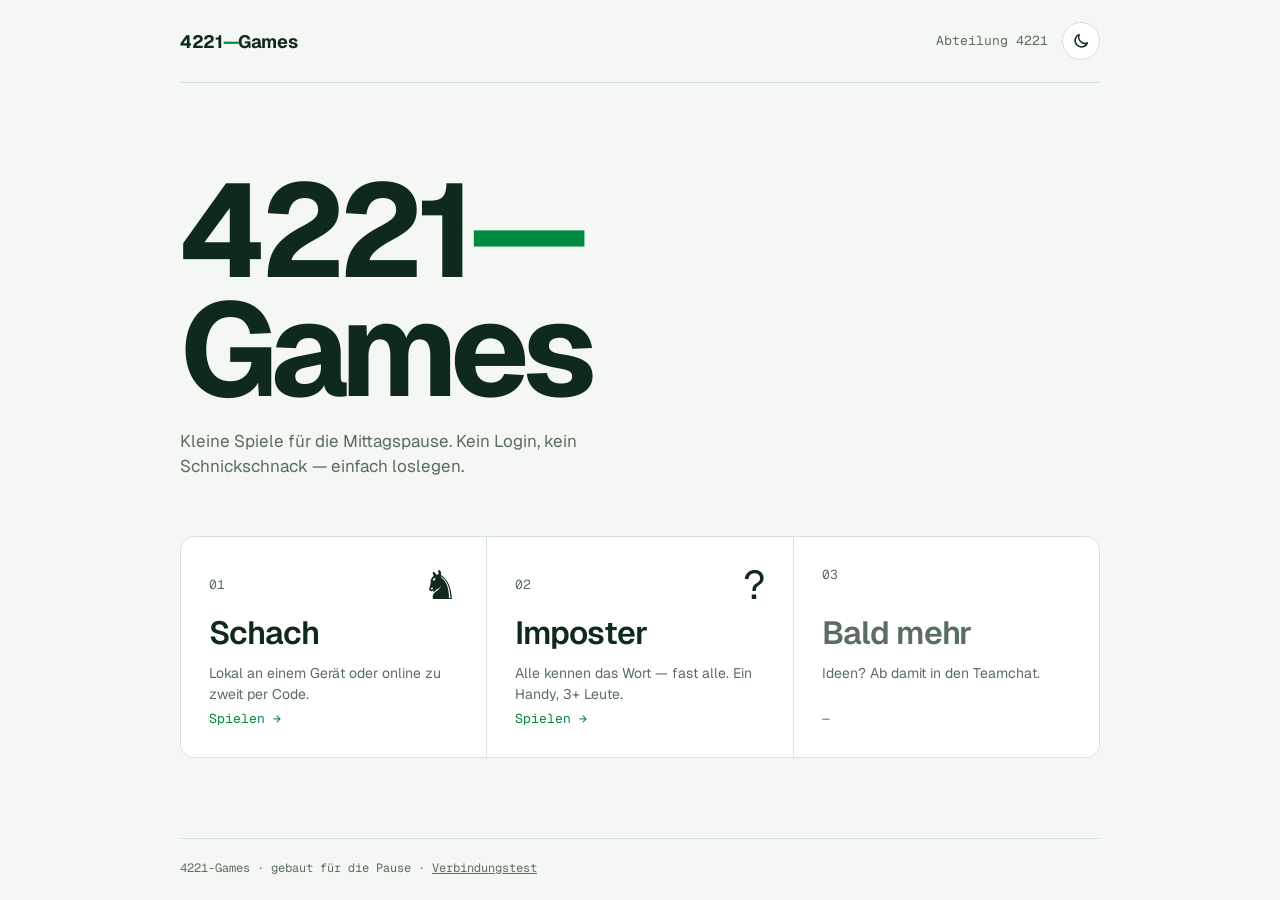
<file: index.html>
<!doctype html>
<html lang="de">
<head>
  <meta charset="utf-8">
  <meta name="viewport" content="width=device-width, initial-scale=1">
  <title>4221-Games</title>
  <meta name="theme-color" content="#008a3e">
  <link rel="icon" href="data:image/svg+xml,<svg xmlns='http://www.w3.org/2000/svg' viewBox='0 0 100 100'><rect width='100' height='100' rx='22' fill='%23008a3e'/><text x='50' y='66' font-size='46' font-family='sans-serif' font-weight='700' fill='%23ffffff' text-anchor='middle'>42</text></svg>">
  <link rel="preconnect" href="https://fonts.googleapis.com">
  <link rel="preconnect" href="https://fonts.gstatic.com" crossorigin>
  <link href="https://fonts.googleapis.com/css2?family=Geist:wght@400;500;600;700&family=Geist+Mono:wght@400;600&display=swap" rel="stylesheet">
  <link rel="stylesheet" href="css/style.css">
  <script src="js/theme.js"></script>
</head>
<body>
  <div class="wrap">
    <header class="top">
      <a class="brand" href="./">4221<span>—</span>Games</a>
      <div class="top-right"><span class="crumb">Abteilung 4221</span><button class="theme-btn" data-theme-toggle type="button" aria-label="Farbmodus wechseln"></button></div>
    </header>

    <main>
      <section class="hero">
        <h1>4221<em>—</em><br>Games</h1>
        <p>Kleine Spiele für die Mittagspause. Kein Login, kein Schnickschnack — einfach loslegen.</p>
      </section>

      <section class="games">
        <a class="game-card" href="schach.html">
          <div class="row" style="justify-content:space-between"><span class="idx">01</span><span class="glyph">♞&#xFE0E;</span></div>
          <div>
            <h2>Schach</h2>
            <p>Lokal an einem Gerät oder online zu zweit per Code.</p>
          </div>
          <span class="go">Spielen →</span>
        </a>
        <a class="game-card" href="imposter.html">
          <div class="row" style="justify-content:space-between"><span class="idx">02</span><span class="glyph">?</span></div>
          <div>
            <h2>Imposter</h2>
            <p>Alle kennen das Wort — fast alle. Ein Handy, 3+ Leute.</p>
          </div>
          <span class="go">Spielen →</span>
        </a>
        <div class="game-card soon">
          <div class="row"><span class="idx">03</span></div>
          <div>
            <h2>Bald mehr</h2>
            <p>Ideen? Ab damit in den Teamchat.</p>
          </div>
          <span class="go">—</span>
        </div>
      </section>
    </main>

    <footer class="foot">4221-Games · gebaut für die Pause · <a href="test.html" style="text-decoration:underline">Verbindungstest</a></footer>
  </div>
</body>
</html>
</file>
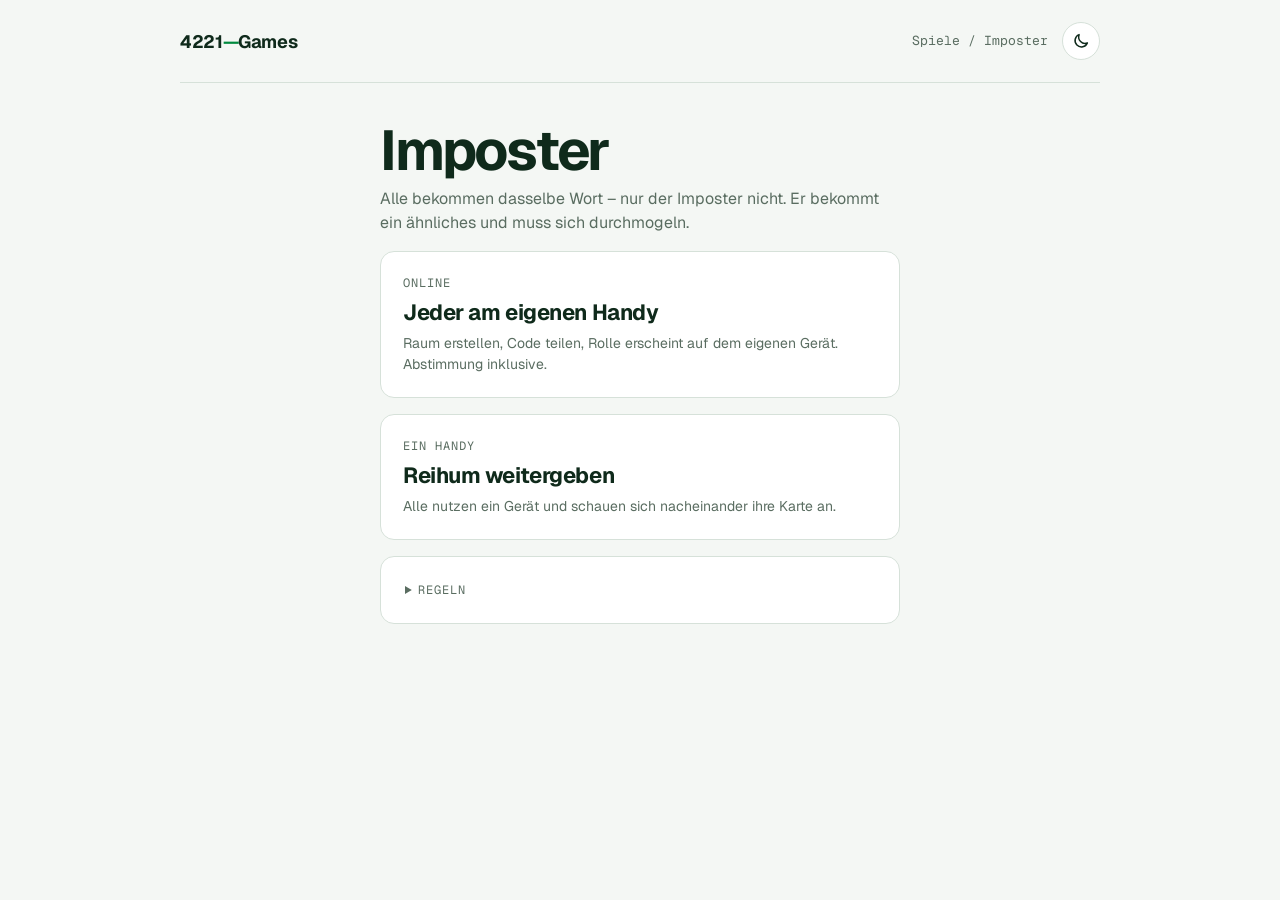
<file: imposter.html>
<!doctype html>
<html lang="de">
<head>
  <meta charset="utf-8">
  <meta name="viewport" content="width=device-width, initial-scale=1">
  <title>Imposter · 4221-Games</title>
  <meta name="theme-color" content="#008a3e">
  <link rel="icon" href="data:image/svg+xml,<svg xmlns='http://www.w3.org/2000/svg' viewBox='0 0 100 100'><rect width='100' height='100' rx='22' fill='%23008a3e'/><text x='50' y='66' font-size='46' font-family='sans-serif' font-weight='700' fill='%23ffffff' text-anchor='middle'>42</text></svg>">
  <link rel="preconnect" href="https://fonts.googleapis.com">
  <link rel="preconnect" href="https://fonts.gstatic.com" crossorigin>
  <link href="https://fonts.googleapis.com/css2?family=Geist:wght@400;500;600;700&family=Geist+Mono:wght@400;600&display=swap" rel="stylesheet">
  <link rel="stylesheet" href="css/style.css">
  <script src="js/theme.js"></script>
</head>
<body>
  <div class="wrap">
    <header class="top">
      <a class="brand" href="./">4221<span>—</span>Games</a>
      <div class="top-right"><span class="crumb"><a href="./">Spiele</a> / Imposter</span><button class="theme-btn" data-theme-toggle type="button" aria-label="Farbmodus wechseln"></button></div>
    </header>

    <main class="narrow">
      <!-- Raumleiste (nur online sichtbar) -->
      <div class="room-bar hidden" id="oBar">
        <span class="label">Raum <code id="oBarCode">-----</code></span>
        <button class="btn ghost" id="oLeave" style="padding:8px 14px">Verlassen</button>
      </div>

      <!-- ═════════ Modusauswahl ═════════ -->
      <section id="modeSel" data-view class="stack" style="gap:16px">
        <div>
          <h1 class="title">Imposter</h1>
          <p class="sub" style="margin:0">Alle bekommen dasselbe Wort – nur der Imposter nicht. Er bekommt ein ähnliches und muss sich durchmogeln.</p>
        </div>
        <button class="mode-card" id="modeOnline">
          <span class="label">Online</span>
          <b>Jeder am eigenen Handy</b>
          <span>Raum erstellen, Code teilen, Rolle erscheint auf dem eigenen Gerät. Abstimmung inklusive.</span>
        </button>
        <button class="mode-card" id="modeLocal">
          <span class="label">Ein Handy</span>
          <b>Reihum weitergeben</b>
          <span>Alle nutzen ein Gerät und schauen sich nacheinander ihre Karte an.</span>
        </button>
        <p class="note hidden" id="oNoOnline">Der Online-Modus ist noch nicht eingerichtet. Trag die Supabase-Daten in <code>js/config.js</code> ein (siehe README).</p>
        <details class="panel">
          <summary class="label" style="cursor:pointer">Regeln</summary>
          <ol style="color:var(--muted);padding-left:18px;margin:14px 0 0">
            <li>Jede:r schaut sich geheim die eigene Karte an.</li>
            <li>Reihum sagt jede:r ein Wort, das zum eigenen Begriff passt – nicht zu offensichtlich, sonst errät der Imposter es.</li>
            <li>Nach ein oder zwei Runden wird abgestimmt, wer der Imposter ist.</li>
            <li><b style="color:var(--text)">Der Imposter gewinnt</b>, wenn er nicht enttarnt wird – oder wenn er das echte Wort errät und laut ausspricht.</li>
          </ol>
        </details>
      </section>

      <!-- ═════════ LOKAL: Einstellungen ═════════ -->
      <section id="setup" data-view class="hidden stack" style="gap:20px">
        <div>
          <button class="btn ghost" id="setupBack" style="padding:8px 14px;margin-bottom:16px">← Zurück</button>
          <h1 class="title">Ein Handy</h1>
          <p class="sub" style="margin:0">Namen eintragen, einstellen, Handy reihum geben.</p>
        </div>

        <div class="panel stack">
          <span class="label">Spieler</span>
          <div id="players" class="stack" style="gap:8px"></div>
          <button class="btn ghost" id="addPlayer">+ Spieler hinzufügen</button>
        </div>

        <div class="panel stack">
          <div class="stepper">
            <div>
              <span class="label">Imposter</span>
              <div style="font-size:13px;color:var(--muted)" id="impHint"></div>
            </div>
            <div class="row" style="gap:14px">
              <button id="impMinus" aria-label="weniger">−</button>
              <span class="val" id="impVal">1</span>
              <button id="impPlus" aria-label="mehr">+</button>
            </div>
          </div>
        </div>

        <div class="panel stack">
          <span class="label">Kategorien</span>
          <div class="chips" id="cats"></div>
        </div>

        <div class="panel stack">
          <label class="switch">
            <span>Imposter bekommt ein ähnliches Wort<br><small style="color:var(--muted)">Aus = Imposter weiß nur, dass er Imposter ist</small></span>
            <input type="checkbox" id="hintToggle" checked>
          </label>
          <label class="switch">
            <span>Kategorie für alle anzeigen</span>
            <input type="checkbox" id="catToggle" checked>
          </label>
        </div>

        <button class="btn primary block" id="start" style="padding:18px">Runde starten</button>
      </section>

      <!-- LOKAL: Karten verteilen -->
      <section id="deal" data-view class="hidden">
        <div class="pass">
          <span class="label" id="dealStep">Spieler 1 / 4</span>
          <div class="who" id="dealName">Name</div>
          <button class="card" id="card" aria-label="Karte umdrehen">
            <div class="card-inner">
              <div class="face front">
                <div class="big">?</div>
                <div class="hint">Antippen zum Aufdecken.<br>Niemand sonst darf hinschauen.</div>
              </div>
              <div class="face back" id="cardBack">
                <div class="role" id="cardRole">Zivilist</div>
                <div class="word" id="cardWord">Wort</div>
                <div class="hint" id="cardHint"></div>
              </div>
            </div>
          </button>
          <button class="btn primary block" id="next" disabled>Verdecken & weitergeben</button>
        </div>
      </section>

      <!-- LOKAL: Diskussion -->
      <section id="talk" data-view class="hidden stack" style="gap:20px;text-align:center">
        <span class="label">Alle Karten verteilt</span>
        <h1 class="title" id="starter">Anna beginnt</h1>
        <p class="sub" id="talkCat" style="margin:0"></p>
        <div class="panel stack">
          <div class="timer" id="timer">3:00</div>
          <div class="row" style="justify-content:center">
            <button class="btn" id="timerBtn">Timer starten</button>
            <button class="btn ghost" id="timerReset">Zurücksetzen</button>
          </div>
        </div>
        <button class="btn primary block" id="reveal" style="padding:18px">Auflösen</button>
      </section>

      <!-- LOKAL: Auflösung -->
      <section id="result" data-view class="hidden stack" style="gap:20px">
        <div style="text-align:center">
          <span class="label">Das Wort war</span>
          <h1 class="title" id="resWord" style="margin-top:8px">Wort</h1>
          <p class="sub" id="resImpWord" style="margin:0"></p>
        </div>
        <div class="reveal-list" id="resList"></div>
        <div class="stack">
          <span class="label" style="text-align:center">Wer hat gewonnen?</span>
          <div class="row" style="justify-content:center">
            <button class="btn" id="winCiv">Zivilisten</button>
            <button class="btn" id="winImp">Imposter</button>
          </div>
        </div>
        <div class="panel score">
          <div><b id="scoreCiv">0</b><span class="label">Zivilisten</span></div>
          <div><b id="scoreImp">0</b><span class="label">Imposter</span></div>
        </div>
        <button class="btn primary block" id="again" style="padding:18px">Nächste Runde</button>
        <button class="btn ghost block" id="toSetup">Einstellungen</button>
      </section>

      <!-- ═════════ ONLINE: Start ═════════ -->
      <section id="onStart" data-view class="hidden stack" style="gap:20px">
        <div>
          <button class="btn ghost" id="oBack" style="padding:8px 14px;margin-bottom:16px">← Zurück</button>
          <h1 class="title">Online</h1>
          <p class="sub" style="margin:0">Jede:r spielt am eigenen Handy. Ihr sitzt trotzdem zusammen und redet laut.</p>
        </div>
        <div class="panel stack">
          <label class="label" for="oName">Dein Name</label>
          <input type="text" id="oName" maxlength="20" placeholder="z. B. Anna" autocomplete="nickname">
        </div>
        <button class="btn primary block" id="oCreate" style="padding:18px">Neuen Raum erstellen</button>
        <div class="divider">oder beitreten</div>
        <div class="panel stack">
          <label class="label" for="oCode">Raum-Code</label>
          <input type="text" id="oCode" class="code-input" maxlength="5" placeholder="CODE" autocomplete="off">
          <button class="btn" id="oJoin">Beitreten</button>
        </div>
      </section>

      <!-- ONLINE: Lobby -->
      <section id="onLobby" data-view class="hidden stack" style="gap:20px">
        <div class="panel stack" style="text-align:center">
          <span class="label">Code zum Beitreten</span>
          <div class="big-code" id="lCode">-----</div>
          <button class="btn ghost" id="lCopy">Einladungslink kopieren</button>
        </div>

        <div class="stack" style="gap:10px">
          <span class="label" id="lCount">0 Spieler</span>
          <div class="reveal-list" id="lPlayers"></div>
        </div>

        <div id="lSettings" class="stack hidden" style="gap:12px">
          <div class="panel stack">
            <div class="stepper">
              <div>
                <span class="label">Imposter</span>
                <div style="font-size:13px;color:var(--muted)" id="lImpHint"></div>
              </div>
              <div class="row" style="gap:14px">
                <button id="lImpMinus" aria-label="weniger">−</button>
                <span class="val" id="lImpVal">1</span>
                <button id="lImpPlus" aria-label="mehr">+</button>
              </div>
            </div>
          </div>
          <div class="panel stack">
            <span class="label">Kategorien</span>
            <div class="chips" id="lCats"></div>
          </div>
          <div class="panel stack">
            <label class="switch">
              <span>Imposter bekommt ein ähnliches Wort</span>
              <input type="checkbox" id="lHint" checked>
            </label>
            <label class="switch">
              <span>Kategorie für alle anzeigen</span>
              <input type="checkbox" id="lShowCat" checked>
            </label>
          </div>
          <button class="btn primary block" id="lStart" style="padding:18px">Runde starten</button>
        </div>

        <div id="lWait" class="panel stack hidden" style="text-align:center">
          <span class="label">Warte auf den Host</span>
          <p style="margin:0;color:var(--muted)" id="lSummary"></p>
        </div>
      </section>

      <!-- ONLINE: Rolle -->
      <section id="onPlay" data-view class="hidden">
        <div class="pass">
          <span class="label" id="pRound">Runde 1</span>
          <div class="who" id="pStarter" style="font-size:clamp(30px,8vw,44px);margin-bottom:6px">Anna beginnt</div>
          <p class="sub" id="pCat" style="margin:0 0 20px"></p>
          <button class="card" id="oCard" aria-label="Karte umdrehen">
            <div class="card-inner">
              <div class="face front">
                <div class="big">?</div>
                <div class="hint">Antippen zum Aufdecken.<br>Nochmal tippen zum Verdecken.</div>
              </div>
              <div class="face back" id="oCardBack">
                <div class="role" id="oCardRole">Zivilist</div>
                <div class="word" id="oCardWord">Wort</div>
                <div class="hint" id="oCardHint"></div>
              </div>
            </div>
          </button>
          <div class="panel hidden" id="pLate" style="margin-bottom:20px">Du bist mitten in der Runde dazugekommen und spielst ab der nächsten Runde mit.</div>
          <div class="stack" id="pHost">
            <button class="btn primary block" id="pVote" style="padding:18px">Abstimmung starten</button>
            <button class="btn ghost block" id="pAbort">Runde abbrechen</button>
          </div>
          <p class="sub" id="pWait" style="margin:0">Redet reihum. Der Host startet die Abstimmung.</p>
        </div>
      </section>

      <!-- ONLINE: Abstimmung -->
      <section id="onVote" data-view class="hidden stack" style="gap:20px">
        <div style="text-align:center">
          <span class="label" id="vCount">0 / 0 abgestimmt</span>
          <h1 class="title" style="margin-top:8px">Wer ist der Imposter?</h1>
          <p class="sub" style="margin:0" id="vSub">Tippe auf eine Person. Du kannst deine Stimme ändern, bis aufgelöst wird.</p>
        </div>
        <div class="vote-grid" id="vList"></div>
        <button class="btn primary block hidden" id="vResolve" style="padding:18px">Jetzt auflösen</button>
      </section>

      <!-- ONLINE: Ergebnis -->
      <section id="onResult" data-view class="hidden stack" style="gap:20px">
        <div style="text-align:center">
          <span class="label" id="rReason">—</span>
          <h1 class="title" id="rWinner" style="margin-top:8px">—</h1>
          <p class="sub" style="margin:0">Das Wort war <b id="rWord" style="color:var(--text)">—</b><span id="rImpWord"></span></p>
        </div>
        <div class="reveal-list" id="rList"></div>
        <div class="panel score">
          <div><b id="rScoreCiv">0</b><span class="label">Zivilisten</span></div>
          <div><b id="rScoreImp">0</b><span class="label">Imposter</span></div>
        </div>
        <div class="stack" id="rHost">
          <button class="btn primary block" id="rNext" style="padding:18px">Nächste Runde</button>
          <button class="btn block" id="rGuessed">Imposter hat das Wort erraten</button>
          <button class="btn ghost block" id="rLobby">Zur Lobby (Einstellungen)</button>
        </div>
        <p class="sub hidden" id="rWait" style="margin:0;text-align:center">Warte auf den Host…</p>
      </section>
    </main>
  </div>

  <script type="module" src="js/imposter.js"></script>
  <script type="module" src="js/imposter-online.js"></script>
</body>
</html>
</file>
<file: css/style.css>
/* Farben angelehnt an das LVM-Grün. Hier zentral anpassbar. */
:root {
  --bg: #f4f7f4;
  --surface: #ffffff;
  --surface-2: #ecf3ee;
  --line: #d6e1d9;
  --text: #0f2a1b;
  --muted: #5a6d61;
  --accent: #008a3e;
  --accent-strong: #006b30;
  --accent-ink: #ffffff;
  --danger: #c8372d;
  --danger-ink: #ffffff;
  --card-bg: #0f2a1b;
  --card-ink: #ffffff;
  --hl: rgba(0, 138, 62, .30);
  --hl-strong: rgba(0, 138, 62, .55);
  --mark: rgba(15, 42, 27, .30);
  --pattern: rgba(0, 138, 62, .07);
  --shadow: rgba(15, 42, 27, .25);
  --overlay: rgba(15, 42, 27, .45);
  --radius: 14px;
  --sq-light: #eef2e6;
  --sq-dark: #6f9f79;
  --font: "Geist", ui-sans-serif, system-ui, -apple-system, "Segoe UI", sans-serif;
  --mono: "Geist Mono", ui-monospace, "SF Mono", Menlo, monospace;
}
@media (prefers-color-scheme: dark) {
  :root:not([data-theme="light"]) {
    --bg: #0b1510; --surface: #111f17; --surface-2: #16281d; --line: #24392c;
    --text: #e9f2ec; --muted: #8ea595; --accent: #2db864; --accent-strong: #4fd283; --accent-ink: #04140a;
    --card-bg: #e9f2ec; --card-ink: #0f2a1b; --pattern: rgba(45, 184, 100, .08);
    --shadow: rgba(0, 0, 0, .6); --overlay: rgba(0, 0, 0, .6); color-scheme: dark;
  }
}
:root[data-theme="dark"] {
  --bg: #0b1510; --surface: #111f17; --surface-2: #16281d; --line: #24392c;
  --text: #e9f2ec; --muted: #8ea595; --accent: #2db864; --accent-strong: #4fd283; --accent-ink: #04140a;
  --card-bg: #e9f2ec; --card-ink: #0f2a1b; --pattern: rgba(45, 184, 100, .08);
  --shadow: rgba(0, 0, 0, .6); --overlay: rgba(0, 0, 0, .6); color-scheme: dark;
}

* { box-sizing: border-box; }
html, body { margin: 0; }
body {
  background: var(--bg);
  color: var(--text);
  font-family: var(--font);
  font-size: 16px;
  line-height: 1.5;
  -webkit-font-smoothing: antialiased;
  min-height: 100dvh;
}
a { color: inherit; text-decoration: none; }
button { font: inherit; color: inherit; }
.hidden { display: none !important; }

/* ---------- layout ---------- */
.wrap { max-width: 960px; margin: 0 auto; padding-left: max(20px, env(safe-area-inset-left, 0px)); padding-right: max(20px, env(safe-area-inset-right, 0px)); }
header.top {
  display: flex; align-items: center; justify-content: space-between;
  padding: 22px 0; border-bottom: 1px solid var(--line);
}
.brand { font-weight: 700; letter-spacing: -0.02em; font-size: 18px; }
.brand span { color: var(--accent); }
.crumb { font-family: var(--mono); font-size: 13px; color: var(--muted); }
.crumb a:hover { color: var(--text); }
main { padding: 40px 0 80px; }

/* ---------- hub ---------- */
.hero { padding: 48px 0 56px; }
.hero h1 {
  font-size: clamp(56px, 14vw, 132px);
  line-height: 0.9; letter-spacing: -0.055em; font-weight: 700; margin: 0;
}
.hero h1 em { font-style: normal; color: var(--accent); }
.hero p { color: var(--muted); max-width: 420px; margin: 20px 0 0; font-size: 17px; }

.games { display: grid; grid-template-columns: repeat(auto-fill, minmax(260px, 1fr)); gap: 1px; background: var(--line); border: 1px solid var(--line); border-radius: var(--radius); overflow: hidden; }
.game-card {
  background: var(--surface); padding: 28px; min-height: 220px;
  display: flex; flex-direction: column; justify-content: space-between;
  transition: background .2s;
}
.game-card:hover { background: var(--surface-2); }
.game-card .idx { font-family: var(--mono); font-size: 13px; color: var(--muted); }
.game-card h2 { margin: 0; font-size: 32px; letter-spacing: -0.03em; font-weight: 600; }
.game-card p { margin: 6px 0 0; color: var(--muted); font-size: 14px; }
.game-card .go { font-family: var(--mono); font-size: 13px; color: var(--accent); }
.game-card.soon { pointer-events: none; }
.game-card.soon h2, .game-card.soon .go { color: var(--muted); }
.glyph { font-size: 40px; line-height: 1; }

footer.foot { border-top: 1px solid var(--line); padding: 20px 0; color: var(--muted); font-family: var(--mono); font-size: 12px; }

/* ---------- ui elements ---------- */
.btn {
  appearance: none; border: 1px solid var(--line); background: var(--surface);
  padding: 13px 20px; border-radius: 999px; cursor: pointer; font-weight: 500;
  transition: background .15s, border-color .15s, transform .1s;
  display: inline-flex; align-items: center; justify-content: center; gap: 8px;
}
.btn:hover { border-color: var(--muted); background: var(--surface-2); }
.btn:active { transform: scale(.98); }
.btn.primary { background: var(--accent); color: var(--accent-ink); border-color: var(--accent); font-weight: 600; }
.btn.primary:hover { background: var(--accent-strong); border-color: var(--accent-strong); }
.btn.ghost { background: transparent; }
.btn.danger { color: var(--danger); }
.btn.block { width: 100%; }
.btn:disabled { opacity: .4; cursor: not-allowed; }

.panel { background: var(--surface); border: 1px solid var(--line); border-radius: var(--radius); padding: 24px; }
.stack { display: flex; flex-direction: column; gap: 12px; }
.row { display: flex; gap: 10px; flex-wrap: wrap; align-items: center; }
.label { font-family: var(--mono); font-size: 12px; text-transform: uppercase; letter-spacing: .08em; color: var(--muted); }
h1.title { font-size: clamp(36px, 8vw, 56px); letter-spacing: -0.04em; line-height: 1; margin: 0 0 8px; }
.sub { color: var(--muted); margin: 0 0 28px; }

input[type=text] {
  width: 100%; background: var(--bg); border: 1px solid var(--line); color: var(--text);
  border-radius: 10px; padding: 12px 14px; font: inherit; outline: none;
}
input[type=text]:focus { border-color: var(--accent); }
.code-input { font-family: var(--mono); text-transform: uppercase; letter-spacing: .3em; text-align: center; font-size: 20px; }

.toast {
  position: fixed; left: 50%; bottom: 24px; transform: translateX(-50%) translateY(20px);
  background: var(--text); color: var(--bg); padding: 10px 18px; border-radius: 999px;
  font-size: 14px; font-weight: 500; opacity: 0; margin-bottom: env(safe-area-inset-bottom, 0px); transition: .25s; pointer-events: none; z-index: 50;
}
.toast.show { opacity: 1; transform: translateX(-50%) translateY(0); }

.note { font-size: 13px; color: var(--muted); border-left: 2px solid var(--accent); padding-left: 12px; }

/* ---------- gemeinsam ---------- */
.menu-grid { display: grid; grid-template-columns: repeat(auto-fit, minmax(240px, 1fr)); gap: 14px; }
.dot-live { width: 8px; height: 8px; border-radius: 50%; background: var(--muted); display: inline-block; }
.dot-live.on { background: var(--accent); box-shadow: 0 0 8px var(--accent); }
.modal { position: fixed; inset: 0; background: var(--overlay); display: flex; align-items: center; justify-content: center; z-index: 40; backdrop-filter: blur(6px); }
.modal .panel { display: flex; gap: 8px; }

/* Kopfzeile + Hell/Dunkel */
.top-right { display: flex; align-items: center; gap: 14px; }
.theme-btn {
  width: 38px; height: 38px; border-radius: 50%; border: 1px solid var(--line); background: var(--surface);
  display: inline-flex; align-items: center; justify-content: center; cursor: pointer; color: var(--text); padding: 0;
}
.theme-btn:hover { border-color: var(--accent); color: var(--accent); }
.theme-btn:focus-visible { outline: 2px solid var(--accent); outline-offset: 2px; }
.wrap.wide { max-width: 1320px; }

/* ---------- imposter ---------- */
.narrow { max-width: 520px; margin: 0 auto; }
.player-row { display: flex; gap: 8px; }
.icon-btn { width: 46px; flex: none; border-radius: 10px; border: 1px solid var(--line); background: transparent; cursor: pointer; color: var(--muted); font-size: 18px; }
.icon-btn:hover { color: var(--danger); border-color: var(--danger); }
.stepper { display: flex; align-items: center; justify-content: space-between; }
.stepper .val { font-family: var(--mono); font-size: 28px; font-weight: 600; min-width: 48px; text-align: center; }
.stepper button { width: 46px; height: 46px; border-radius: 50%; border: 1px solid var(--line); background: var(--bg); cursor: pointer; font-size: 20px; }
.chips { display: flex; flex-wrap: wrap; gap: 8px; }
.chip { border: 1px solid var(--line); background: transparent; padding: 8px 14px; border-radius: 999px; cursor: pointer; font-size: 14px; color: var(--muted); }
.chip.on { background: var(--text); color: var(--bg); border-color: var(--text); }
.switch { display: flex; justify-content: space-between; align-items: center; gap: 16px; cursor: pointer; }
.switch input { appearance: none; width: 46px; height: 28px; border-radius: 999px; background: var(--line); position: relative; cursor: pointer; transition: .2s; flex: none; }
.switch input::after { content: ""; position: absolute; top: 3px; left: 3px; width: 22px; height: 22px; border-radius: 50%; background: var(--surface); box-shadow: 0 1px 3px var(--shadow); transition: .2s; }
.switch input:checked { background: var(--accent); }
.switch input:checked::after { left: 21px; background: var(--accent-ink); }

.pass { text-align: center; padding: 20px 0; }
.pass .who { font-size: clamp(40px, 11vw, 64px); font-weight: 700; letter-spacing: -0.04em; line-height: 1; margin: 8px 0 28px; }
.card {
  position: relative; width: 100%; aspect-ratio: 3 / 4; max-height: 60dvh; margin: 0 auto 20px;
  perspective: 1200px; cursor: pointer; border: 0; background: none; padding: 0;
}
.card-inner { position: absolute; inset: 0; transition: transform .55s cubic-bezier(.2,.8,.2,1); transform-style: preserve-3d; }
.card.flipped .card-inner { transform: rotateY(180deg); }
.face {
  position: absolute; inset: 0; backface-visibility: hidden; -webkit-backface-visibility: hidden;
  border-radius: 22px; border: 1px solid var(--line); display: flex; flex-direction: column;
  align-items: center; justify-content: center; padding: 28px; gap: 10px;
}
.face.front { background: var(--surface); background-image: repeating-linear-gradient(45deg, transparent 0 14px, var(--pattern) 14px 15px); }
.face.front .big { font-size: 72px; font-weight: 700; letter-spacing: -0.05em; color: var(--accent); }
.face.back { transform: rotateY(180deg); background: var(--card-bg); color: var(--card-ink); }
.face.back.imp { background: var(--danger); color: var(--danger-ink); }
.face .role { font-family: var(--mono); font-size: 13px; text-transform: uppercase; letter-spacing: .14em; opacity: .7; }
.face .word { font-size: clamp(34px, 9vw, 52px); font-weight: 700; letter-spacing: -0.03em; text-align: center; line-height: 1.05; word-break: break-word; }
.face .hint { font-size: 14px; opacity: .7; text-align: center; }

.reveal-list { display: flex; flex-direction: column; gap: 1px; background: var(--line); border-radius: var(--radius); overflow: hidden; border: 1px solid var(--line); }
.reveal-list div { background: var(--surface); padding: 14px 18px; display: flex; justify-content: space-between; }
.reveal-list .imp { color: var(--danger); font-weight: 600; }
.score { display: flex; justify-content: center; gap: 28px; font-family: var(--mono); }
.score b { font-size: 28px; display: block; text-align: center; }
.timer { font-family: var(--mono); font-size: 56px; font-weight: 600; text-align: center; letter-spacing: -0.02em; }

/* ---------- imposter: modus + online ---------- */
.mode-card {
  width: 100%; text-align: left; background: var(--surface); border: 1px solid var(--line);
  border-radius: var(--radius); padding: 22px; cursor: pointer;
  display: flex; flex-direction: column; gap: 4px; transition: border-color .15s, background .15s;
}
.mode-card:hover { border-color: var(--accent); }
.mode-card:focus-visible, .btn:focus-visible, .chip:focus-visible, .vote-btn:focus-visible { outline: 2px solid var(--accent); outline-offset: 2px; }
.mode-card b { font-size: 22px; letter-spacing: -0.02em; }
.mode-card > span:last-child { color: var(--muted); font-size: 14px; }
.room-bar {
  display: flex; align-items: center; justify-content: space-between; gap: 10px;
  margin-bottom: 24px; padding: 6px 6px 6px 18px; border: 1px solid var(--line);
  border-radius: 999px; background: var(--surface);
}
.room-bar code { font-family: var(--mono); letter-spacing: .2em; color: var(--accent); font-weight: 600; font-size: 14px; margin-left: 6px; }
.big-code { font-family: var(--mono); font-size: clamp(36px, 11vw, 52px); letter-spacing: .18em; color: var(--accent); font-weight: 600; }
.tag { font-family: var(--mono); font-size: 11px; text-transform: uppercase; letter-spacing: .08em; color: var(--accent); font-style: normal; margin-left: 8px; }
.divider { display: flex; align-items: center; gap: 12px; color: var(--muted); font-size: 13px; }
.divider::before, .divider::after { content: ""; flex: 1; height: 1px; background: var(--line); }
.vote-grid { display: grid; grid-template-columns: repeat(auto-fill, minmax(140px, 1fr)); gap: 10px; }
.vote-btn {
  padding: 18px 16px; border-radius: 12px; border: 1px solid var(--line); background: var(--surface);
  cursor: pointer; font-weight: 600; font-size: 16px; text-align: left; transition: .15s;
}
.vote-btn:hover { border-color: var(--accent); }
.vote-btn.on { background: var(--accent); color: var(--accent-ink); border-color: var(--accent); }
</file>
